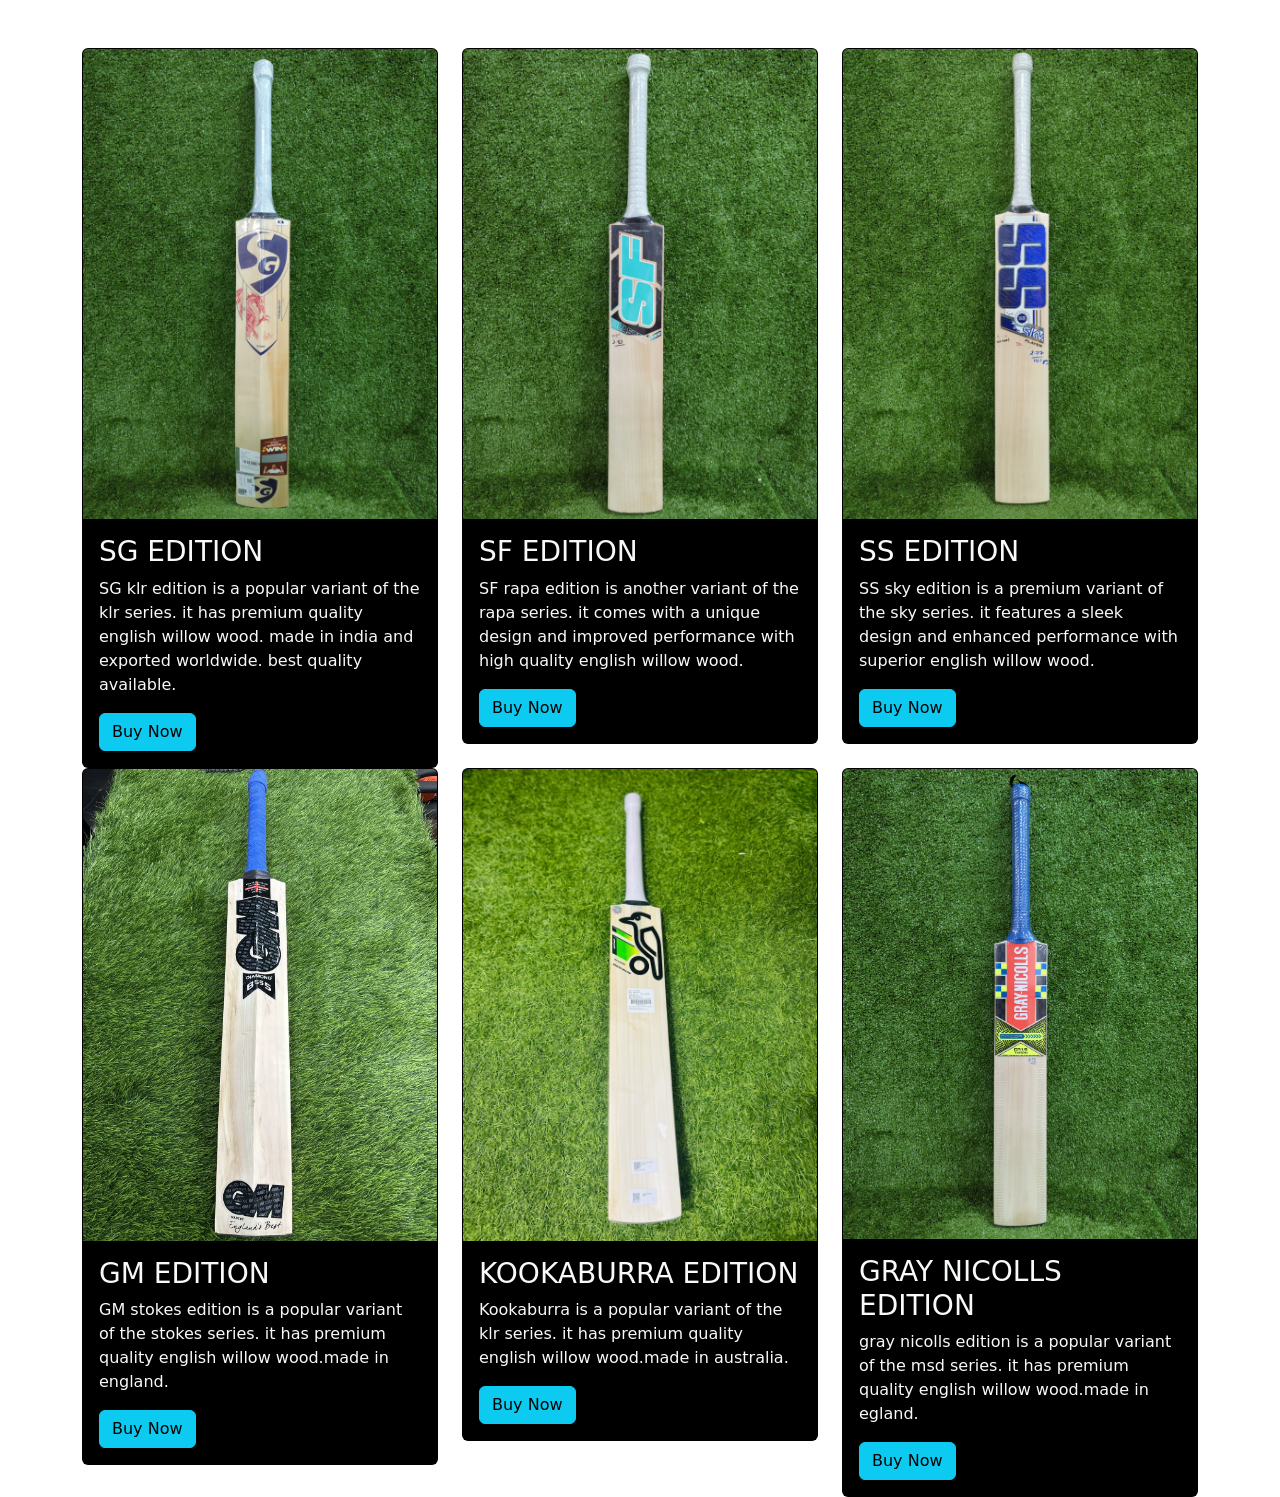
<file: CardLayout/index.html>
<!doctype html>
<html lang="en">
  <head>
    <meta charset="utf-8">
    <meta name="viewport" content="width=device-width, initial-scale=1">
    <title>Bootstrap Cards</title>
    <link href="https://cdn.jsdelivr.net/npm/bootstrap@5.3.8/dist/css/bootstrap.min.css" rel="stylesheet" integrity="sha384-sRIl4kxILFvY47J16cr9ZwB07vP4J8+LH7qKQnuqkuIAvNWLzeN8tE5YBujZqJLB" crossorigin="anonymous">
  </head>
  <body>
    <div class="container mt-5">
        <div class="row">
            <div class="col-md-4">
                <div class="card bg-black">
                    <img src="/GridLayout/image/sg.webp" alt="" class="card-img-top">
                    <div class="card-body">
                        <h3 class="card-title text-light">SG  EDITION</h3>
                        <p class="card-text text-light">SG klr edition is a popular variant of the klr series. it has premium quality english willow wood. made in india and exported worldwide. best quality available.</p>
                    <a href="#" class="btn btn-info">Buy Now</a>
                    </div>
                </div>
            </div>
            <div class="col-md-4">
                <div class="card bg-black">
                    <img src="/GridLayout/image/sf1.webp" alt="" class="card-img-top">
                    <div class="card-body">
                        <h3 class="card-title text-light">SF  EDITION</h3>
                        <p class="card-text text-light">SF rapa edition is another variant of the rapa series. it comes with a unique design and improved performance with high quality english willow wood.</p>
                    <a href="#" class="btn btn-info">Buy Now</a>
                    </div>
                </div>
            </div>
            
            <div class="col-md-4">
                <div class="card bg-black">
                    <img src="/GridLayout/image/ss.webp" alt="" class="card-img-top">
                    <div class="card-body">
                        <h3 class="card-title text-light">SS  EDITION </h3>
                        <p class="card-text text text-light">SS sky edition is a premium variant of the sky series. it features a sleek design and enhanced performance with superior english willow wood.</p>
                    <a href="#" class="btn btn-info">Buy Now</a>
                    </div>
                </div>
            </div>
        
    

    
    
         
            <div class="col-md-4">
                <div class="card bg-black">
                    <img src="/GridLayout/image/gm3.webp" alt="" class="card-img-top">
                    <div class="card-body">
                        <h3 class="card-title text-light">GM EDITION</h3>
                        <p class="card-text text-light">GM stokes edition is a popular variant of the stokes series. it has premium quality english willow wood.made in england.</p>
                    <a href="#" class="btn btn-info">Buy Now</a>
                    </div>
                </div>
            </div>


           
    
         
            <div class="col-md-4">
                <div class="card bg-black">
                    <img src="/GridLayout/image/k.jpeg" alt="" class="card-img-top">
                    <div class="card-body">
                        <h3 class="card-title text-light">KOOKABURRA EDITION</h3>
                        <p class="card-text text-light">Kookaburra is a popular variant of the klr series. it has premium quality english willow wood.made in australia.</p>
                    <a href="#" class="btn btn-info">Buy Now</a>
                    </div>
                </div>
            </div>

            
    
         
            <div class="col-md-4">
                <div class="card bg-black">
                    <img src="/GridLayout/image/gray.jpg" alt="" class="card-img-top">
                    <div class="card-body">
                        <h3 class="card-title text-light"> GRAY NICOLLS EDITION</h3>
                        <p class="card-text text-light"> gray nicolls edition is a popular variant of the msd series. it has premium quality english willow wood.made in egland.</p>
                    <a href="#" class="btn btn-info">Buy Now</a>
                    </div>
                </div>
            </div>

        </div>
    </div>       

    <script src="https://cdn.jsdelivr.net/npm/bootstrap@5.3.8/dist/js/bootstrap.bundle.min.js" integrity="sha384-FKyoEForCGlyvwx9Hj09JcYn3nv7wiPVlz7YYwJrWVcXK/BmnVDxM+D2scQbITxI" crossorigin="anonymous"></script>
  </body>
</html>
</file>
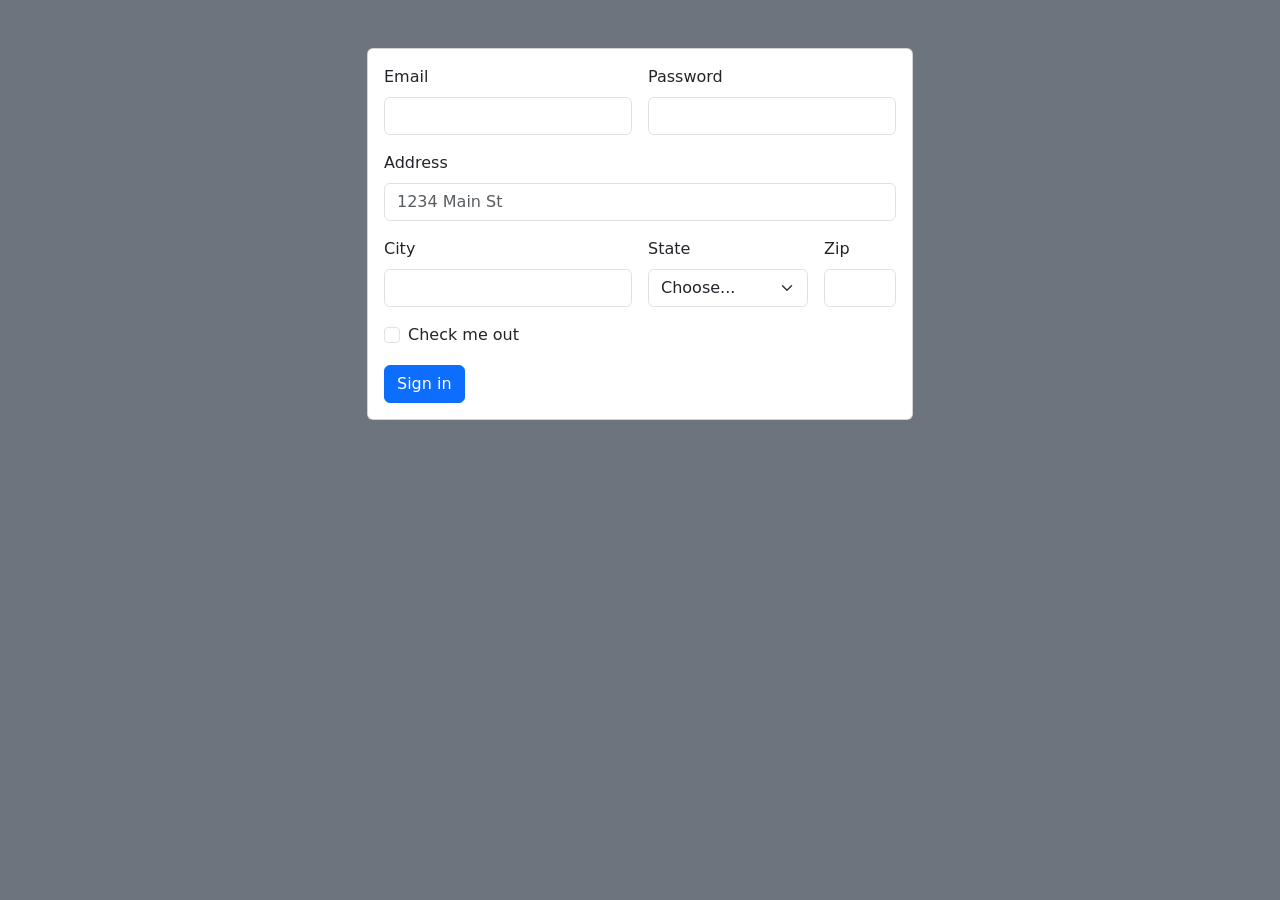
<file: Forms/index.html>
<!doctype html>
<html lang="en">

<head>
    <meta charset="utf-8">
    <meta name="viewport" content="width=device-width, initial-scale=1">
    <title>Bootstrap Form</title>
    <link href="https://cdn.jsdelivr.net/npm/bootstrap@5.3.8/dist/css/bootstrap.min.css" rel="stylesheet"
        integrity="sha384-sRIl4kxILFvY47J16cr9ZwB07vP4J8+LH7qKQnuqkuIAvNWLzeN8tE5YBujZqJLB" crossorigin="anonymous">
</head>

<body class="bg-secondary">
    <div class="container mt-5">
        <div class="row">
            <div class="col-md-6 offset-md-3">
                <div class="card">
                    <div class="card-body">
                        <form class="row g-3">
                            <div class="col-md-6">
                                <label for="inputEmail4" class="form-label">Email</label>
                                <input type="email" class="form-control" id="inputEmail4">
                            </div>
                            <div class="col-md-6">
                                <label for="inputPassword4" class="form-label">Password</label>
                                <input type="password" class="form-control" id="inputPassword4">
                            </div>
                            <div class="col-12">
                                <label for="inputAddress" class="form-label">Address</label>
                                <input type="text" class="form-control" id="inputAddress" placeholder="1234 Main St">
                            </div>
                            
                            <div class="col-md-6">
                                <label for="inputCity" class="form-label">City</label>
                                <input type="text" class="form-control" id="inputCity">
                            </div>
                            <div class="col-md-4">
                                <label for="inputState" class="form-label">State</label>
                                <select id="inputState" class="form-select">
                                    <option selected>Choose...</option>
                                    <option>...</option>
                                </select>
                            </div>
                            <div class="col-md-2">
                                <label for="inputZip" class="form-label">Zip</label>
                                <input type="text" class="form-control" id="inputZip">
                            </div>
                            <div class="col-12">
                                <div class="form-check">
                                    <input class="form-check-input" type="checkbox" id="gridCheck">
                                    <label class="form-check-label" for="gridCheck">
                                        Check me out
                                    </label>
                                </div>
                            </div>
                            <div class="col-12">
                                <button type="submit" class="btn btn-primary">Sign in</button>
                            </div>
                        </form>
                    </div>

                </div>

            </div>
        </div>

    </div>

    <script src="https://cdn.jsdelivr.net/npm/bootstrap@5.3.8/dist/js/bootstrap.bundle.min.js"
        integrity="sha384-FKyoEForCGlyvwx9Hj09JcYn3nv7wiPVlz7YYwJrWVcXK/BmnVDxM+D2scQbITxI"
        crossorigin="anonymous"></script>
</body>

</html>
</file>
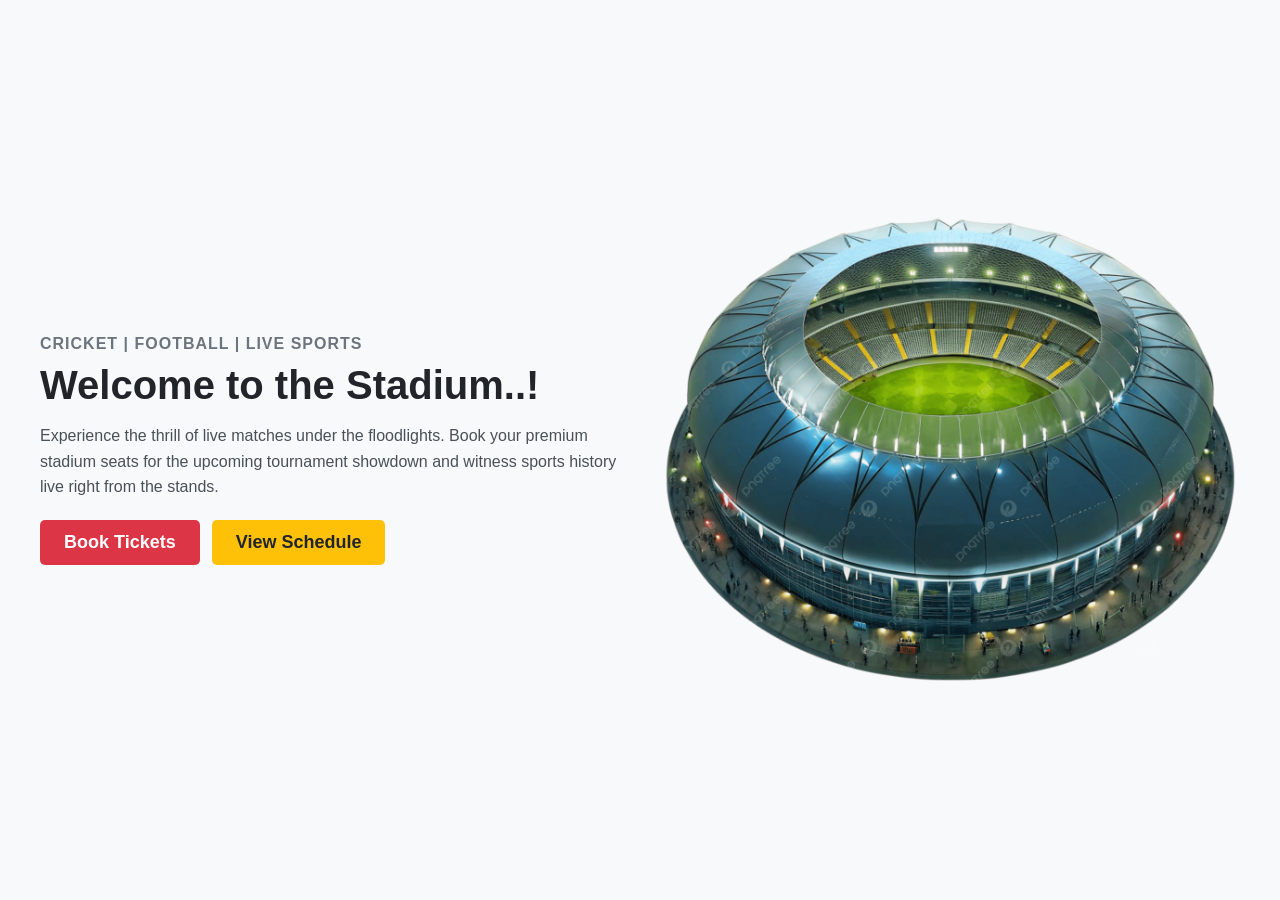
<file: GridLayout/index.html>
<!doctype html>
<html lang="en">

<head>
    <meta charset="utf-8">
    <meta name="viewport" content="width=device-width, initial-scale=1">
    <title>Sports CSS Grid</title>
    <link rel="stylesheet" href="style.css">
</head>

<body>

    <div class="container-fluid">
        <div class="sports-grid">
            
            <div class="content-col">
                <p class="subtitle">CRICKET | FOOTBALL | LIVE SPORTS</p>
                <h1 class="main-title">Welcome to the Stadium..!</h1>
                <p class="description">Experience the thrill of live matches under the floodlights. Book your premium stadium seats for the upcoming tournament showdown and witness sports history live right from the stands.</p>
                
                <div class="button-group">
                    <button class="btn btn-danger">Book Tickets</button>
                    <button class="btn btn-warning">View Schedule</button>
                </div>
            </div>
            
            <div class="image-col">
                <img src="/GridLayout/image/image.png" alt="sports stadium" class="img-fluid">
            </div>
            
        </div>
    </div>

</body>

</html>
</file>
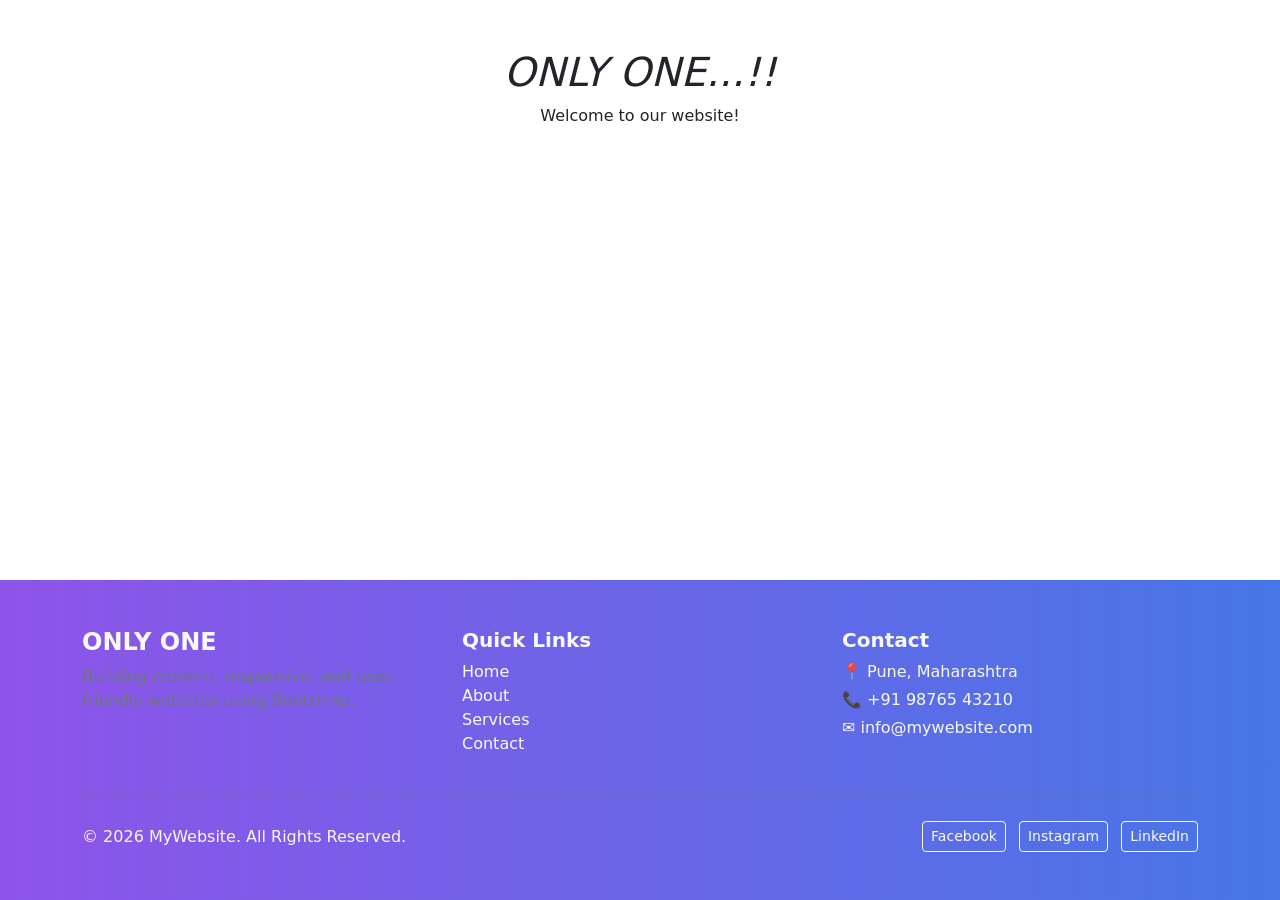
<file: Footer/index1.html>
<!DOCTYPE html>
<html lang="en">

<head>
    <meta charset="UTF-8">
    <meta name="viewport" content="width=device-width, initial-scale=1.0">
    <title>Modern Bootstrap Footer</title> <!-- Bootstrap CSS -->
    <link href="https://cdn.jsdelivr.net/npm/bootstrap@5.3.3/dist/css/bootstrap.min.css" rel="stylesheet">
</head>

<body class="d-flex flex-column min-vh-100"> <!-- Page Content -->
    <div class="container my-5">
        <h1 class="text-center"><i>ONLY ONE...!!</i></h1>
        <p class="text-center">Welcome to our website!</p>
    </div> <!-- Footer -->
    <footer class="bg-dark text-light mt-auto py-5" style="background: #4776E6;  /* fallback for old browsers */
background: -webkit-linear-gradient(to right, #8E54E9, #4776E6);  /* Chrome 10-25, Safari 5.1-6 */
background: linear-gradient(to right, #8E54E9, #4776E6); /* W3C, IE 10+/ Edge, Firefox 16+, Chrome 26+, Opera 12+, Safari 7+ */
">
        <div class="container">
            <div class="row gy-4"> <!-- Brand -->
                <div class="col-md-4">
                    <h4 class="fw-bold">ONLY ONE</h4>
                    <p class="text-secondary"> Building modern, responsive, and user-friendly websites using Bootstrap.
                    </p>
                </div> <!-- Quick Links -->
                <div class="col-md-4">
                    <h5 class="fw-semibold">Quick Links</h5>
                    <ul class="list-unstyled">
                        <li><a href="#" class="text-decoration-none text-light">Home</a></li>
                        <li><a href="#" class="text-decoration-none text-light">About</a></li>
                        <li><a href="#" class="text-decoration-none text-light">Services</a></li>
                        <li><a href="#" class="text-decoration-none text-light">Contact</a></li>
                    </ul>
                </div> <!-- Contact -->
                <div class="col-md-4">
                    <h5 class="fw-semibold">Contact</h5>
                    <p class="mb-1"> 📍 Pune, Maharashtra</p>
                    <p class="mb-1"> 📞 +91 98765 43210</p>
                    <p> ✉ info@mywebsite.com</p>
                </div>
            </div>
            <hr class="border-secondary my-4">
            <div class="d-flex flex-column flex-md-row justify-content-between align-items-center">
                <p class="mb-2 mb-md-0"> © 2026 MyWebsite. All Rights Reserved. </p>
                <div> <a href="#" class="btn btn-outline-light btn-sm me-2">Facebook</a> <a href="#"
                        class="btn btn-outline-light btn-sm me-2">Instagram</a> <a href="#"
                        class="btn btn-outline-light btn-sm">LinkedIn</a> </div>
            </div>
        </div>
    </footer>
</body>

</html>
</file>
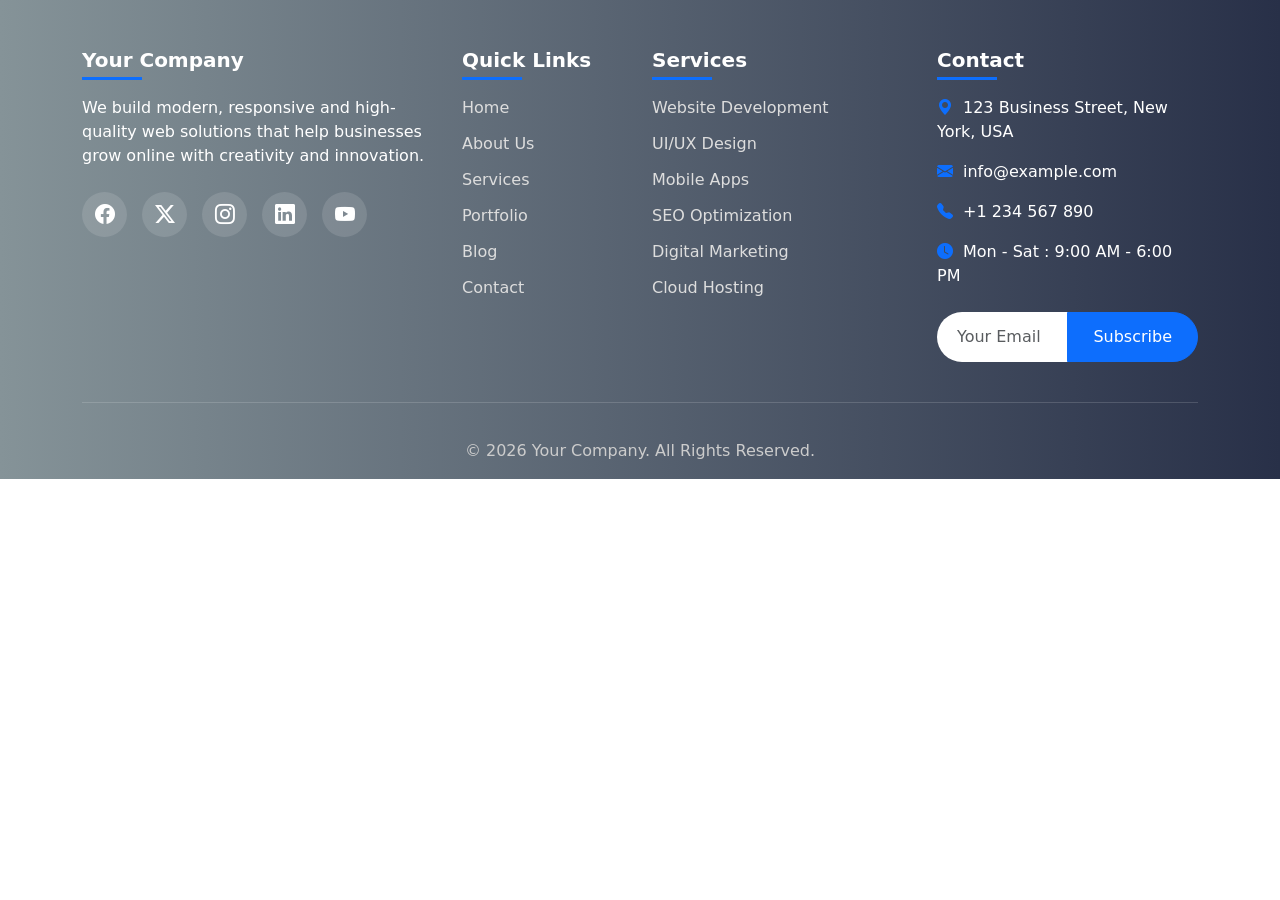
<file: Footer/index2.html>
<!DOCTYPE html>
<html lang="en">
<head>
<meta charset="UTF-8">
<meta name="viewport" content="width=device-width, initial-scale=1.0">

<title>Professional Footer</title>

<!-- Bootstrap 5 -->
<link href="https://cdn.jsdelivr.net/npm/bootstrap@5.3.3/dist/css/bootstrap.min.css" rel="stylesheet">

<!-- Bootstrap Icons -->
<link rel="stylesheet" href="https://cdn.jsdelivr.net/npm/bootstrap-icons@1.11.3/font/bootstrap-icons.min.css">

<style>
.footer-section{
    background: #283048;  /* fallback for old browsers */
background: -webkit-linear-gradient(to right, #859398, #283048);  /* Chrome 10-25, Safari 5.1-6 */
background: linear-gradient(to right, #859398, #283048); /* W3C, IE 10+/ Edge, Firefox 16+, Chrome 26+, Opera 12+, Safari 7+ */

    background-size: cover;
    background-position: center;
    background-repeat: no-repeat;
    color:#fff;
}

.footer-section h5{
    font-weight:700;
    margin-bottom:20px;
    position:relative;
}

.footer-section h5::after{
    content:'';
    position:absolute;
    left:0;
    bottom:-8px;
    width:60px;
    height:3px;
    background:#0d6efd;
}

.footer-links{
    list-style:none;
    padding:0;
}

.footer-links li{
    margin-bottom:12px;
}

.footer-links a{
    color:#ddd;
    text-decoration:none;
    transition:.3s;
}

.footer-links a:hover{
    color:#0d6efd;
    padding-left:8px;
}

.contact-info i{
    color:#0d6efd;
    margin-right:10px;
}

.social-icons a{
    width:45px;
    height:45px;
    display:inline-flex;
    align-items:center;
    justify-content:center;
    border-radius:50%;
    background:rgba(255,255,255,.12);
    color:#fff;
    margin-right:10px;
    transition:.3s;
    text-decoration:none;
    font-size:20px;
}

.social-icons a:hover{
    background:#0d6efd;
    transform:translateY(-5px);
}

.footer-bottom{
    border-top:1px solid rgba(255,255,255,.15);
    margin-top:40px;
    padding-top:20px;
    color:#ccc;
}

.newsletter input{
    border:none;
    border-radius:30px;
    padding:12px 20px;
}

.newsletter button{
    border-radius:30px;
    padding:12px 25px;
}
</style>

</head>
<body>

<!-- Footer Start -->
<footer class="footer-section pt-5">

<div class="container">

<div class="row gy-5">

<!-- Company -->
<div class="col-lg-4">
<h5>Your Company</h5>

<p class="mt-4">
We build modern, responsive and high-quality web solutions
that help businesses grow online with creativity and innovation.
</p>

<div class="social-icons mt-4">
<a href="#"><i class="bi bi-facebook"></i></a>
<a href="#"><i class="bi bi-twitter-x"></i></a>
<a href="#"><i class="bi bi-instagram"></i></a>
<a href="#"><i class="bi bi-linkedin"></i></a>
<a href="#"><i class="bi bi-youtube"></i></a>
</div>

</div>

<!-- Quick Links -->
<div class="col-lg-2 col-md-6">

<h5>Quick Links</h5>

<ul class="footer-links mt-4">
<li><a href="#">Home</a></li>
<li><a href="#">About Us</a></li>
<li><a href="#">Services</a></li>
<li><a href="#">Portfolio</a></li>
<li><a href="#">Blog</a></li>
<li><a href="#">Contact</a></li>
</ul>

</div>

<!-- Services -->
<div class="col-lg-3 col-md-6">

<h5>Services</h5>

<ul class="footer-links mt-4">
<li><a href="#">Website Development</a></li>
<li><a href="#">UI/UX Design</a></li>
<li><a href="#">Mobile Apps</a></li>
<li><a href="#">SEO Optimization</a></li>
<li><a href="#">Digital Marketing</a></li>
<li><a href="#">Cloud Hosting</a></li>
</ul>

</div>

<!-- Contact -->
<div class="col-lg-3">

<h5>Contact</h5>

<div class="contact-info mt-4">

<p><i class="bi bi-geo-alt-fill"></i>123 Business Street, New York, USA</p>

<p><i class="bi bi-envelope-fill"></i>info@example.com</p>

<p><i class="bi bi-telephone-fill"></i>+1 234 567 890</p>

<p><i class="bi bi-clock-fill"></i>Mon - Sat : 9:00 AM - 6:00 PM</p>

</div>

<div class="newsletter mt-4">

<div class="input-group">
<input type="email"
class="form-control"
placeholder="Your Email">

<button class="btn btn-primary">
Subscribe
</button>
</div>

</div>

</div>

</div>

<!-- Bottom Footer -->

<div class="footer-bottom text-center">

<p class="mb-0 p-3">
© 2026 Your Company. All Rights Reserved.
</p>

</div>

</div>

</footer>
<!-- Footer End -->

<script src="https://cdn.jsdelivr.net/npm/bootstrap@5.3.3/dist/js/bootstrap.bundle.min.js"></script>

</body>
</html>
</file>
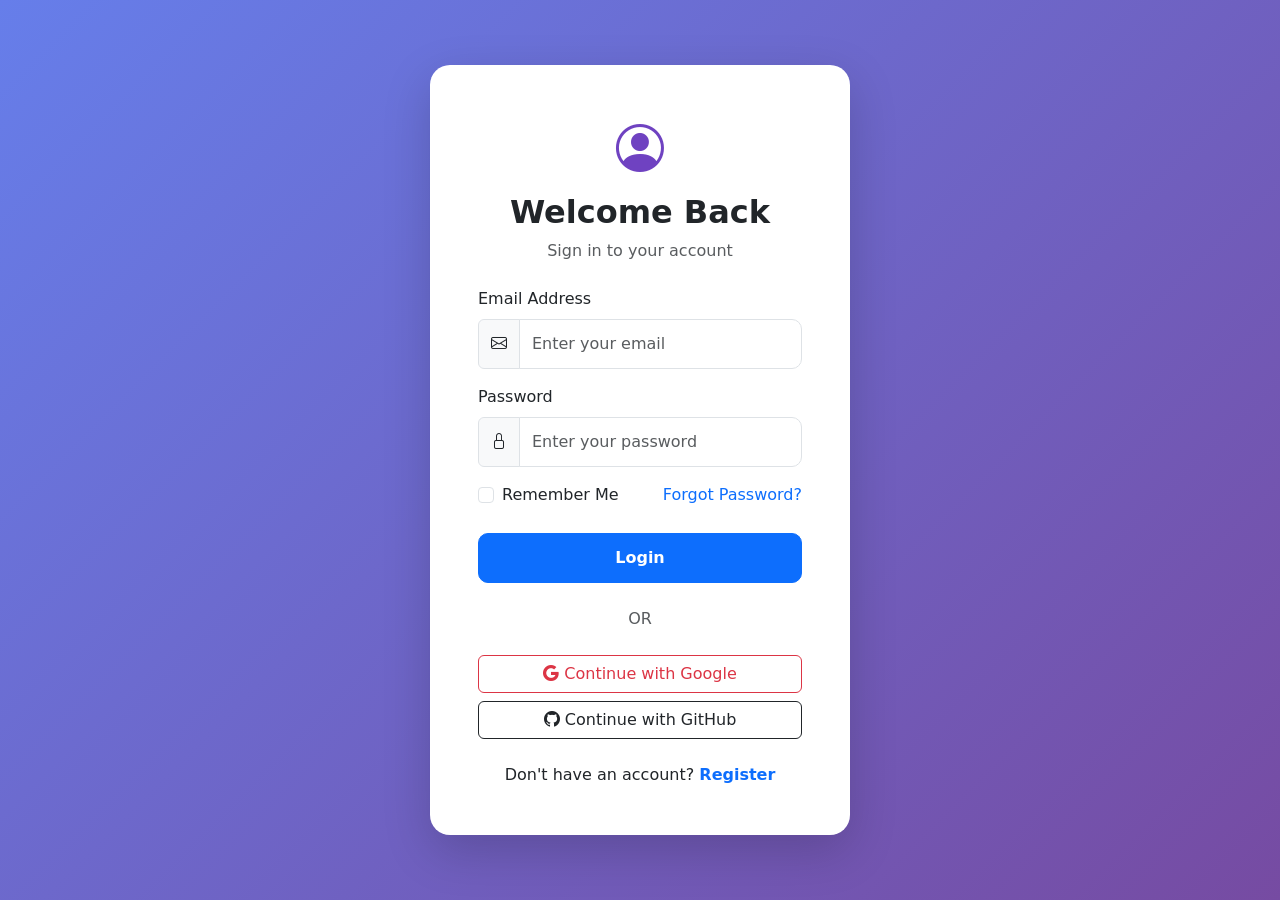
<file: Forms/login.html>
<!DOCTYPE html>
<html lang="en">

<head>
    <meta charset="UTF-8">
    <meta name="viewport" content="width=device-width, initial-scale=1.0">
    <title>Modern Login Form</title> <!-- Bootstrap 5 CSS -->
    <link href="https://cdn.jsdelivr.net/npm/bootstrap@5.3.3/dist/css/bootstrap.min.css" rel="stylesheet">
    <!-- Bootstrap Icons -->
    <link href="https://cdn.jsdelivr.net/npm/bootstrap-icons/font/bootstrap-icons.css" rel="stylesheet">
    <style>
        body {
            background: linear-gradient(135deg, #667eea, #764ba2);
            min-height: 100vh;
            display: flex;
            justify-content: center;
            align-items: center;
        }

        .login-card {
            width: 100%;
            max-width: 420px;
            border: none;
            border-radius: 20px;
            overflow: hidden;
            backdrop-filter: blur(10px);
        }

        .form-control {
            border-radius: 10px;
            padding: 12px;
        }

        .btn-login {
            border-radius: 10px;
            padding: 12px;
            font-weight: 600;
        }

        .logo {
            font-size: 3rem;
            color: #6f42c1;
        }
    </style>
</head>

<body>
    <div class="card shadow-lg login-card">
        <div class="card-body p-5">
            <div class="text-center mb-4"> <i class="bi bi-person-circle logo"></i>
                <h2 class="fw-bold mt-2">Welcome Back</h2>
                <p class="text-muted">Sign in to your account</p>
            </div>
            <form> <!-- Email -->
                <div class="mb-3"> <label class="form-label">Email Address</label>
                    <div class="input-group"> <span class="input-group-text"> <i class="bi bi-envelope"></i> </span>
                        <input type="email" class="form-control" placeholder="Enter your email" required> </div>
                </div> <!-- Password -->
                <div class="mb-3"> <label class="form-label">Password</label>
                    <div class="input-group"> <span class="input-group-text"> <i class="bi bi-lock"></i> </span> <input
                            type="password" class="form-control" placeholder="Enter your password" required> </div>
                </div> <!-- Remember Me -->
                <div class="d-flex justify-content-between mb-4">
                    <div class="form-check"> <input class="form-check-input" type="checkbox" id="remember"> <label
                            class="form-check-label" for="remember"> Remember Me </label> </div> <a href="#"
                        class="text-decoration-none"> Forgot Password? </a>
                </div> <!-- Login Button --> <button type="submit" class="btn btn-primary w-100 btn-login"> Login
                </button> <!-- Divider -->
                <div class="text-center my-4 text-muted"> OR </div> <!-- Social Login -->
                <div class="d-grid gap-2"> <button type="button" class="btn btn-outline-danger"> <i
                            class="bi bi-google"></i> Continue with Google </button> <button type="button"
                        class="btn btn-outline-dark"> <i class="bi bi-github"></i> Continue with GitHub </button> </div>
                <p class="text-center mt-4 mb-0"> Don't have an account? <a href="#"
                        class="text-decoration-none fw-bold"> Register </a> </p>
            </form>
        </div>
    </div> <!-- Bootstrap JS -->
    <script src="https://cdn.jsdelivr.net/npm/bootstrap@5.3.3/dist/js/bootstrap.bundle.min.js"></script>
</body>

</html>
</file>
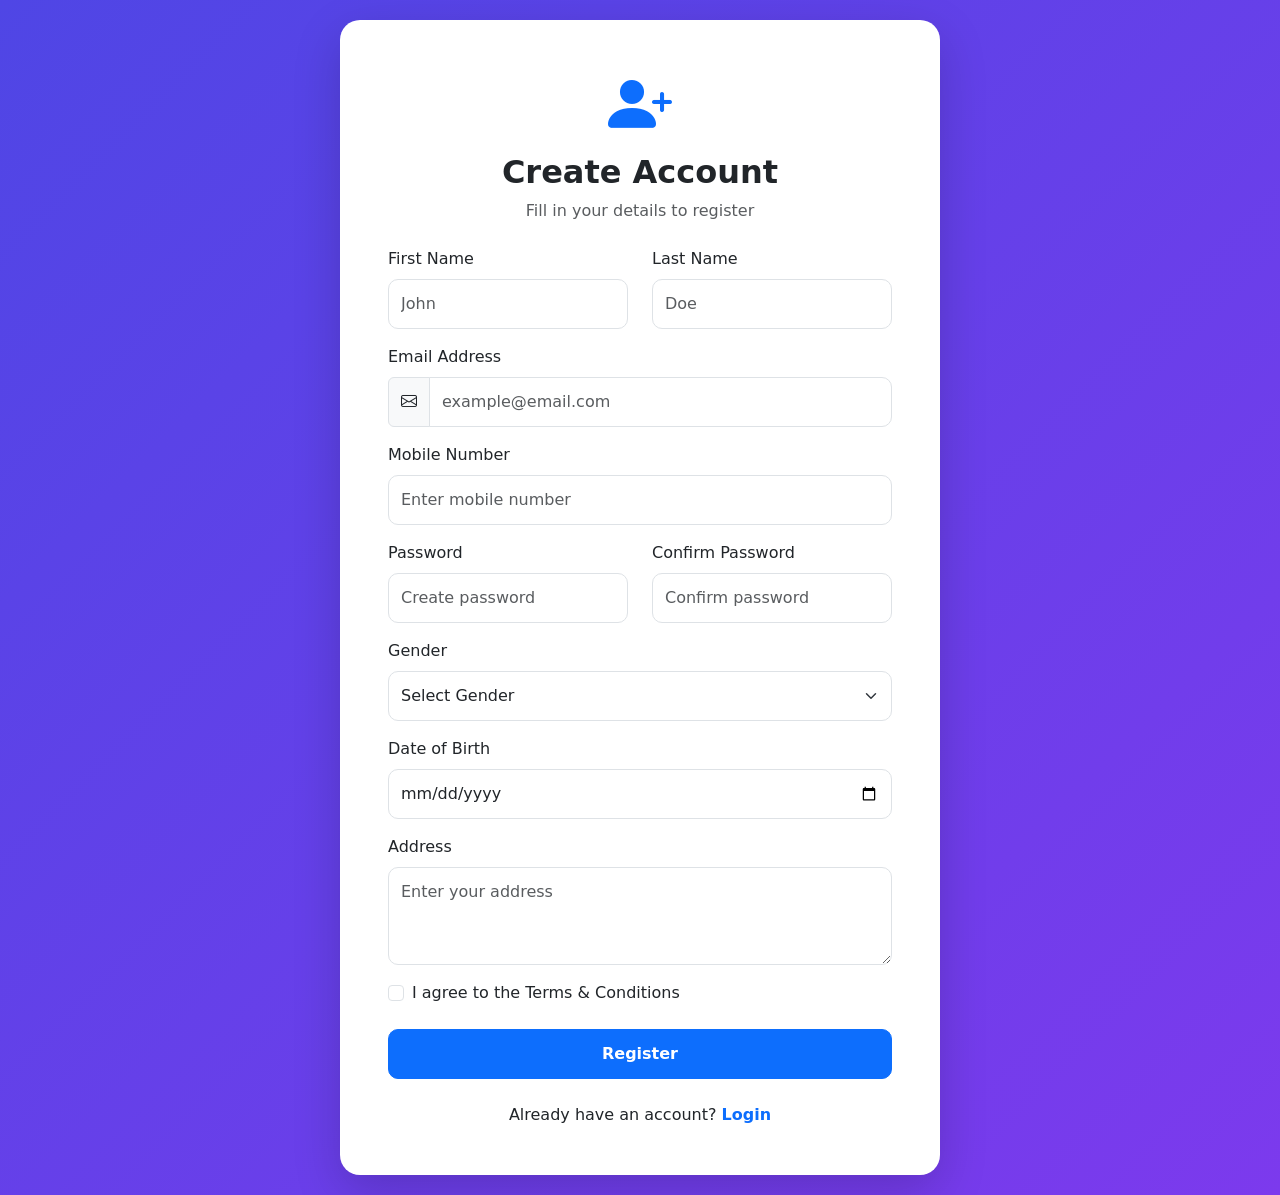
<file: Forms/register.html>
<!DOCTYPE html>
<html lang="en">

<head>
    <meta charset="UTF-8">
    <meta name="viewport" content="width=device-width, initial-scale=1.0">
    <title>Registration Form</title> <!-- Bootstrap 5 CSS -->
    <link href="https://cdn.jsdelivr.net/npm/bootstrap@5.3.3/dist/css/bootstrap.min.css" rel="stylesheet">
    <!-- Bootstrap Icons -->
    <link href="https://cdn.jsdelivr.net/npm/bootstrap-icons/font/bootstrap-icons.css" rel="stylesheet">
    <style>
        body {
            background: linear-gradient(135deg, #4f46e5, #7c3aed);
            min-height: 100vh;
            display: flex;
            justify-content: center;
            align-items: center;
            padding: 20px;
        }

        .register-card {
            max-width: 600px;
            width: 100%;
            border: none;
            border-radius: 20px;
        }

        .form-control,
        .form-select {
            border-radius: 10px;
            padding: 12px;
        }

        .btn-register {
            border-radius: 10px;
            padding: 12px;
            font-weight: 600;
        }
    </style>
</head>

<body>
    <div class="card shadow-lg register-card">
        <div class="card-body p-5">
            <div class="text-center mb-4"> <i class="bi bi-person-plus-fill display-3 text-primary"></i>
                <h2 class="fw-bold mt-2">Create Account</h2>
                <p class="text-muted">Fill in your details to register</p>
            </div>
            <form>
                <div class="row">
                    <div class="col-md-6 mb-3"> <label class="form-label">First Name</label> <input type="text"
                            class="form-control" placeholder="John" required> </div>
                    <div class="col-md-6 mb-3"> <label class="form-label">Last Name</label> <input type="text"
                            class="form-control" placeholder="Doe" required> </div>
                </div>
                <div class="mb-3"> <label class="form-label">Email Address</label>
                    <div class="input-group"> <span class="input-group-text"> <i class="bi bi-envelope"></i> </span>
                        <input type="email" class="form-control" placeholder="example@email.com" required> </div>
                </div>
                <div class="mb-3"> <label class="form-label">Mobile Number</label> <input type="tel"
                        class="form-control" placeholder="Enter mobile number" required> </div>
                <div class="row">
                    <div class="col-md-6 mb-3"> <label class="form-label">Password</label> <input type="password"
                            class="form-control" placeholder="Create password" required> </div>
                    <div class="col-md-6 mb-3"> <label class="form-label">Confirm Password</label> <input
                            type="password" class="form-control" placeholder="Confirm password" required> </div>
                </div>
                <div class="mb-3"> <label class="form-label">Gender</label> <select class="form-select">
                        <option selected>Select Gender</option>
                        <option>Male</option>
                        <option>Female</option>
                        <option>Other</option>
                    </select> </div>
                <div class="mb-3"> <label class="form-label">Date of Birth</label> <input type="date"
                        class="form-control"> </div>
                <div class="mb-3"> <label class="form-label">Address</label> <textarea class="form-control" rows="3"
                        placeholder="Enter your address"></textarea> </div>
                <div class="form-check mb-4"> <input class="form-check-input" type="checkbox" id="terms" required>
                    <label class="form-check-label" for="terms"> I agree to the Terms & Conditions </label> </div>
                <button type="submit" class="btn btn-primary w-100 btn-register"> Register </button>
                <p class="text-center mt-4 mb-0"> Already have an account? <a href="#"
                        class="text-decoration-none fw-bold"> Login </a> </p>
            </form>
        </div>
    </div>
    <script src="https://cdn.jsdelivr.net/npm/bootstrap@5.3.3/dist/js/bootstrap.bundle.min.js"></script>
</body>

</html>
</file>
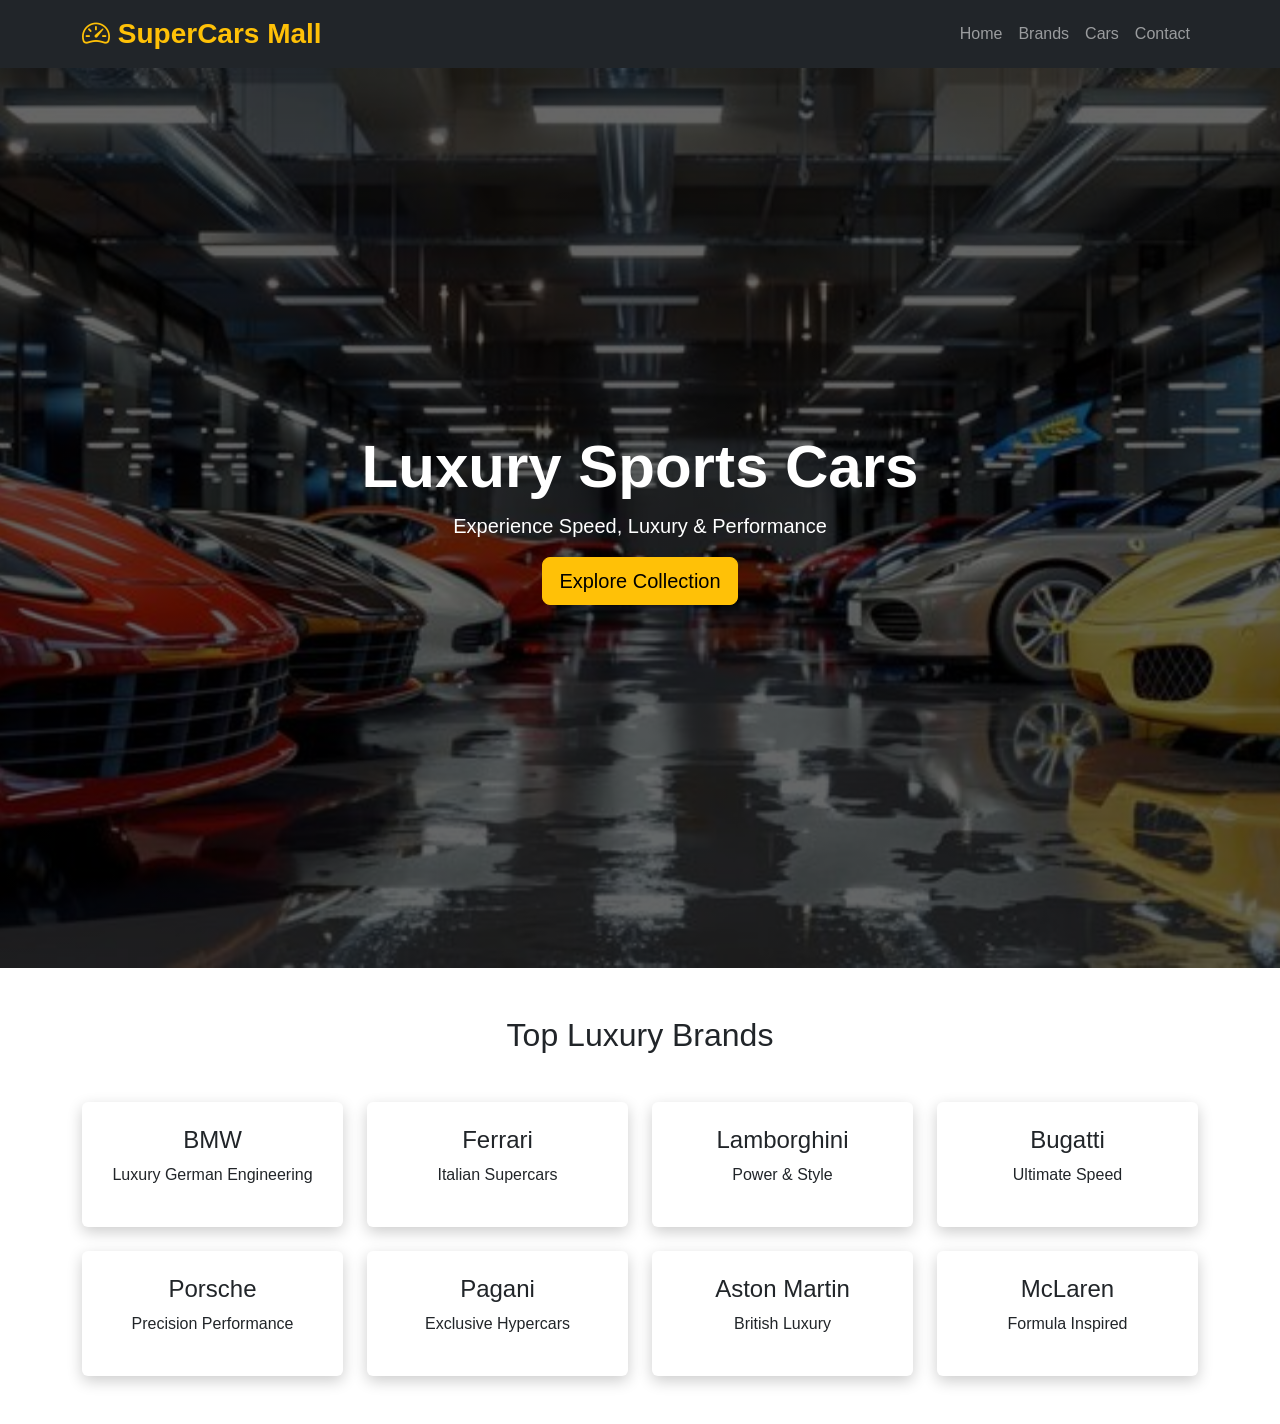
<file: Hero Section/hero.html>
<!DOCTYPE html>
<html lang="en">
<head>
    <meta charset="UTF-8">
    <meta name="viewport" content="width=device-width, initial-scale=1.0">
    <title>SuperCars Mall</title>

    <!-- Bootstrap CSS -->
    <link href="https://cdn.jsdelivr.net/npm/bootstrap@5.3.3/dist/css/bootstrap.min.css" rel="stylesheet">

    <!-- Bootstrap Icons -->
    <link rel="stylesheet" href="https://cdn.jsdelivr.net/npm/bootstrap-icons@1.11.3/font/bootstrap-icons.min.css">

    <style>
        body{
            font-family:Arial, sans-serif;
            scroll-behavior:smooth;
        }

        .hero{
            background:linear-gradient(rgba(0,0,0,.6),rgba(0,0,0,.6)),
            url('/GridLayout/image/carmall.jpg');
            background-size:cover;
            background-position:center;
            height:100vh;
            display:flex;
            align-items:center;
            color:white;
        }

        .hero h1{
            font-size:60px;
            font-weight:bold;
        }

        .brand-card{
            transition:.4s;
            border:none;
            box-shadow:0 5px 15px rgba(0,0,0,.2);
        }

        .brand-card:hover{
            transform:translateY(-10px);
            box-shadow:0 15px 30px rgba(0,0,0,.3);
        }

        .car-card img{
            height:220px;
            object-fit:cover;
        }

        .car-card{
            transition:.3s;
        }

        .car-card:hover{
            transform:scale(1.04);
        }

        footer{
            background:#111;
            color:white;
        }
    </style>

</head>
<body>

<!-- Navbar -->

<nav class="navbar navbar-expand-lg navbar-dark bg-dark sticky-top">

<div class="container">

<a class="navbar-brand fw-bold fs-3 text-warning" href="#">
<i class="bi bi-speedometer2"></i>
SuperCars Mall
</a>

<button class="navbar-toggler"
data-bs-toggle="collapse"
data-bs-target="#menu">

<span class="navbar-toggler-icon"></span>

</button>

<div class="collapse navbar-collapse" id="menu">

<ul class="navbar-nav ms-auto">

<li class="nav-item">
<a class="nav-link" href="#">Home</a>
</li>

<li class="nav-item">
<a class="nav-link" href="#brands">Brands</a>
</li>

<li class="nav-item">
<a class="nav-link" href="#cars">Cars</a>
</li>

<li class="nav-item">
<a class="nav-link" href="#contact">Contact</a>
</li>

</ul>

</div>

</div>

</nav>

<!-- Hero -->

<section class="hero">

<div class="container text-center">

<h1>Luxury Sports Cars</h1>

<p class="lead">
Experience Speed, Luxury & Performance
</p>

<a href="#brands" class="btn btn-warning btn-lg">
Explore Collection
</a>

</div>

</section>

<!-- Brands -->

<section class="py-5" id="brands">

<div class="container">

<h2 class="text-center mb-5">
Top Luxury Brands
</h2>

<div class="row g-4">

<div class="col-md-3">
<div class="card brand-card p-4 text-center">
<h4>BMW</h4>
<p>Luxury German Engineering</p>
</div>
</div>

<div class="col-md-3">
<div class="card brand-card p-4 text-center">
<h4>Ferrari</h4>
<p>Italian Supercars</p>
</div>
</div>

<div class="col-md-3">
<div class="card brand-card p-4 text-center">
<h4>Lamborghini</h4>
<p>Power & Style</p>
</div>
</div>

<div class="col-md-3">
<div class="card brand-card p-4 text-center">
<h4>Bugatti</h4>
<p>Ultimate Speed</p>
</div>
</div>

<div class="col-md-3">
<div class="card brand-card p-4 text-center">
<h4>Porsche</h4>
<p>Precision Performance</p>
</div>
</div>

<div class="col-md-3">
<div class="card brand-card p-4 text-center">
<h4>Pagani</h4>
<p>Exclusive Hypercars</p>
</div>
</div>

<div class="col-md-3">
<div class="card brand-card p-4 text-center">
<h4>Aston Martin</h4>
<p>British Luxury</p>
</div>
</div>

<div class="col-md-3">
<div class="card brand-card p-4 text-center">
<h4>McLaren</h4>
<p>Formula Inspired</p>
</div>
</div>

</div>

</div>

</section>


</body>
</html>
</file>
<file: GridLayout/style.css>
body {
    margin: 0;
    font-family: sans-serif;
    background-color: #f8f9fa;
}


.container-fluid {
    display: grid;
    min-height: 100vh;
    align-items: center;
    padding: 20px;
    box-sizing: border-box;
}


.sports-grid {
    display: grid;
    grid-template-columns: 1fr 1fr; 
    gap: 40px; 
    max-width: 1200px;
    margin: 0 auto;
    align-items: center;
}


.subtitle {
    color: #6c757d; 
    font-weight: bold; 
    letter-spacing: 1px;
    margin: 0 0 10px 0;
}

.main-title {
    font-size: 2.5rem; 
    margin: 0 0 15px 0;
    color: #212529;
}

.description {
    color: #495057; 
    line-height: 1.6;
    margin: 0 0 20px 0;
}


.img-fluid {
    width: 100%;
    height: auto;
    display: block;
}


.button-group {
    display: grid;
    grid-template-columns: auto auto;
    gap: 12px;
    justify-content: start;
}

.btn {
    padding: 12px 24px;
    font-size: 18px;
    border: none;
    border-radius: 5px;
    cursor: pointer;
    font-weight: bold;
    transition: opacity 0.2s ease;
}

.btn:hover {
    opacity: 0.9; 
}

.btn-danger { 
    background-color: #dc3545; 
    color: white; 
}

.btn-warning { 
    background-color: #ffc107; 
    color: #212529; 
}
img{
    border-radius: 100%;
}


@media (max-width: 768px) {
    .sports-grid {
        grid-template-columns: 1fr; 
        gap: 30px;
        text-align: center;
    }
    
    .button-group {
        justify-content: center; 
    }
}
</file>
